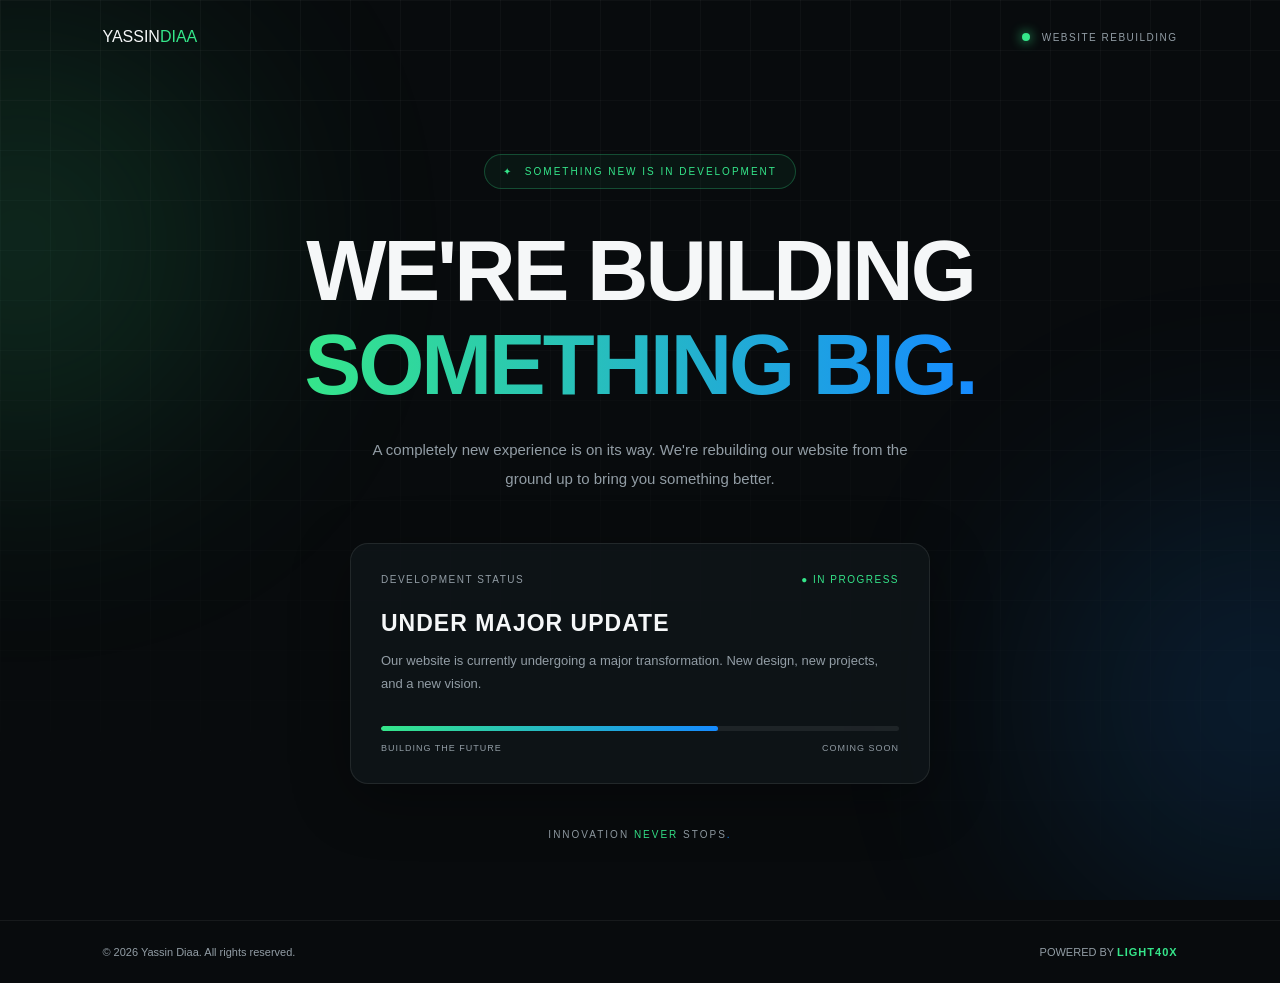
<file: index.html>
<!DOCTYPE html>
<html lang="en">
<head>
    <meta charset="UTF-8">
    <meta name="viewport" content="width=device-width, initial-scale=1.0">

    <title>Yassin Diaa | Major Update</title>

    <meta name="description" content="Yassin Diaa's official website is getting a major upgrade. A new digital experience is coming soon.">
    <meta name="theme-color" content="#080B0D">

    <link rel="stylesheet" href="style.css">
    <script src="script.js" defer></script>
</head>

<body>

    <div class="background">
        <div class="grid"></div>
        <div class="glow green-glow"></div>
        <div class="glow blue-glow"></div>
    </div>

    <header class="header">
            <span>YASSIN<span class="green">DIAA</span></span>

        <div class="header-status">
            <span class="status-dot"></span>
            WEBSITE REBUILDING
        </div>
    </header>

    <main class="main">

        <div class="eyebrow">
            <span>✦</span>
            SOMETHING NEW IS IN DEVELOPMENT
        </div>

        <h1>
            WE'RE BUILDING<br>
            <span class="gradient-text">SOMETHING BIG.</span>
        </h1>

        <p class="description">
            A completely new experience is on its way.
            We're rebuilding our website from the ground up
            to bring you something better.
        </p>

        <section class="update-box">

            <div class="box-header">
                <span>DEVELOPMENT STATUS</span>
                <span class="live">● IN PROGRESS</span>
            </div>

            <h2>UNDER MAJOR UPDATE</h2>

            <p>
                Our website is currently undergoing a major
                transformation. New design, new projects,
                and a new vision.
            </p>

            <div class="loader">
                <div class="loader-line"></div>
            </div>

            <div class="loader-labels">
                <span>BUILDING THE FUTURE</span>
                <span>COMING SOON</span>
            </div>

        </section>

        <div class="bottom-message">
            INNOVATION <span class="green">NEVER</span>
            STOPS<span class="blue">.</span>
        </div>

    </main>

    <footer class="footer">
        <span>© <span id="year"></span> Yassin Diaa. All rights reserved.</span>
        <span>POWERED BY <strong>LIGHT40X</strong></span>
    </footer>

</body>
</html>
</file>
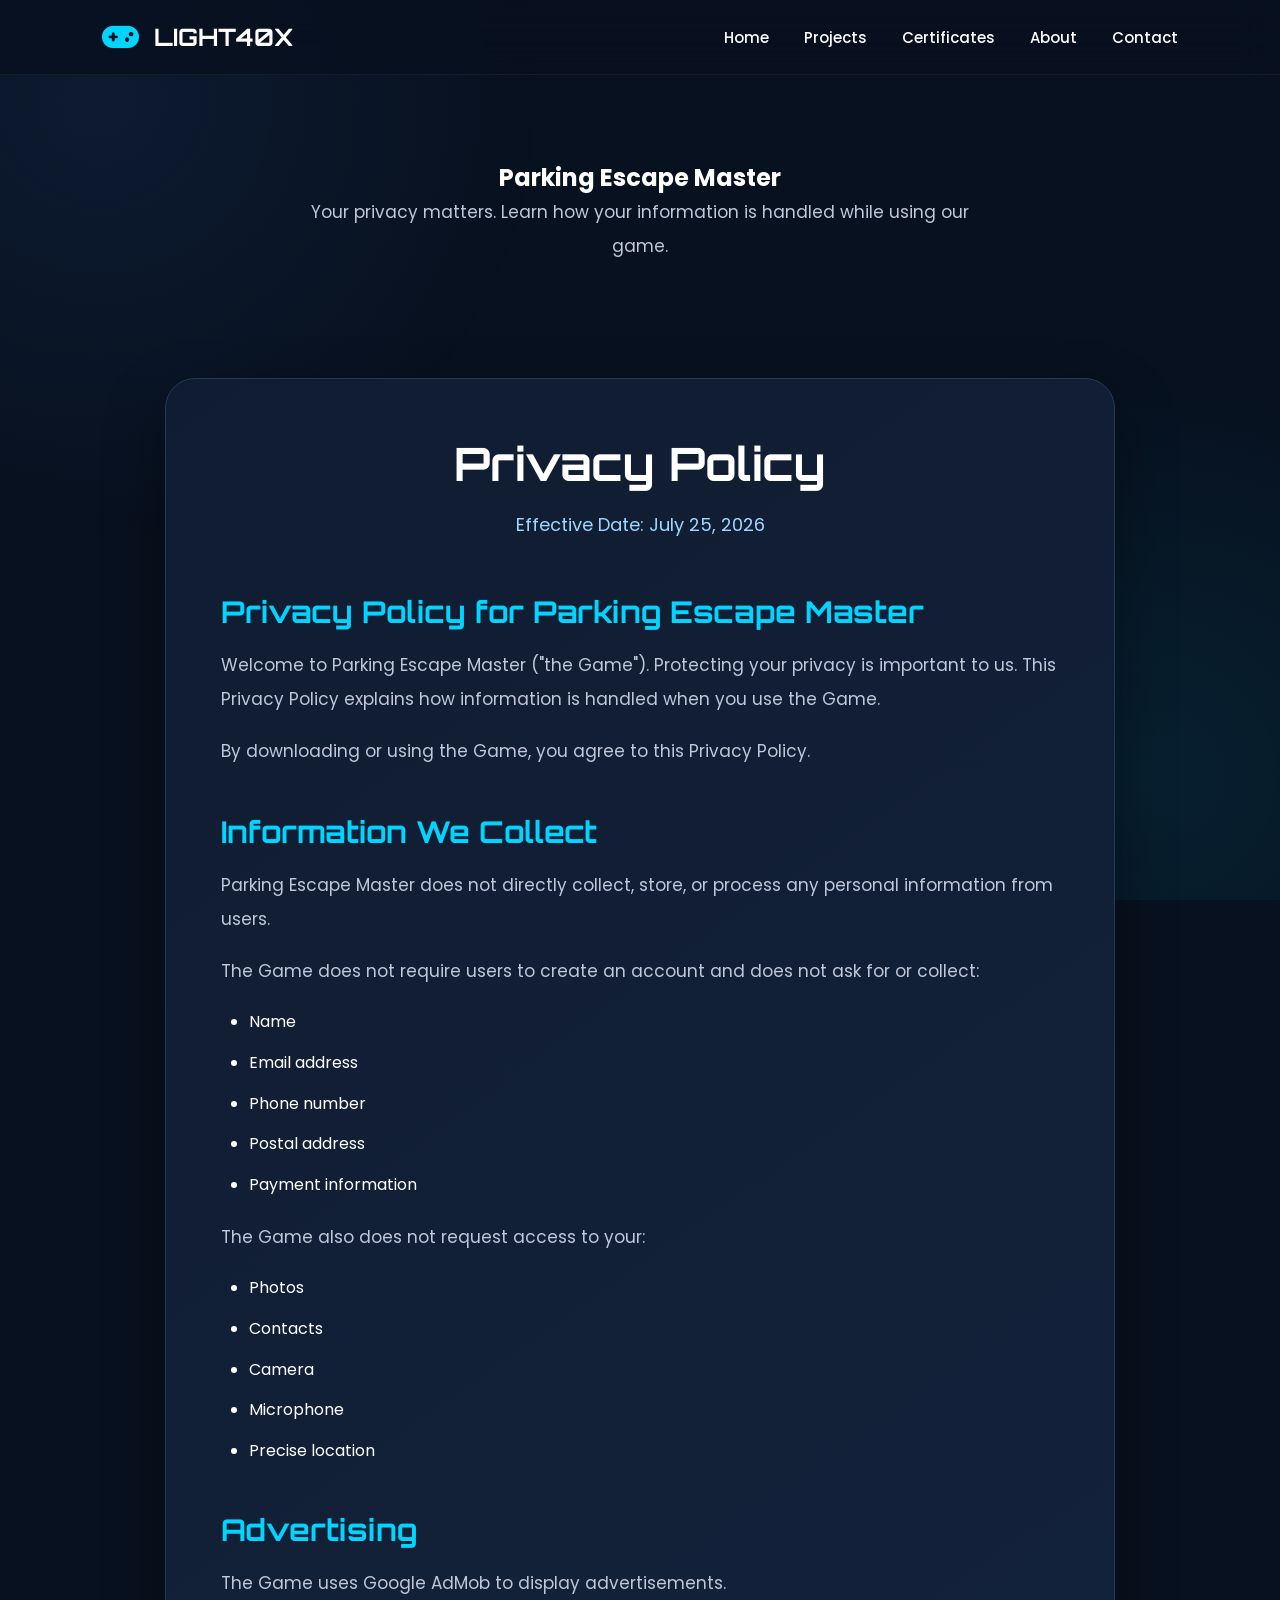
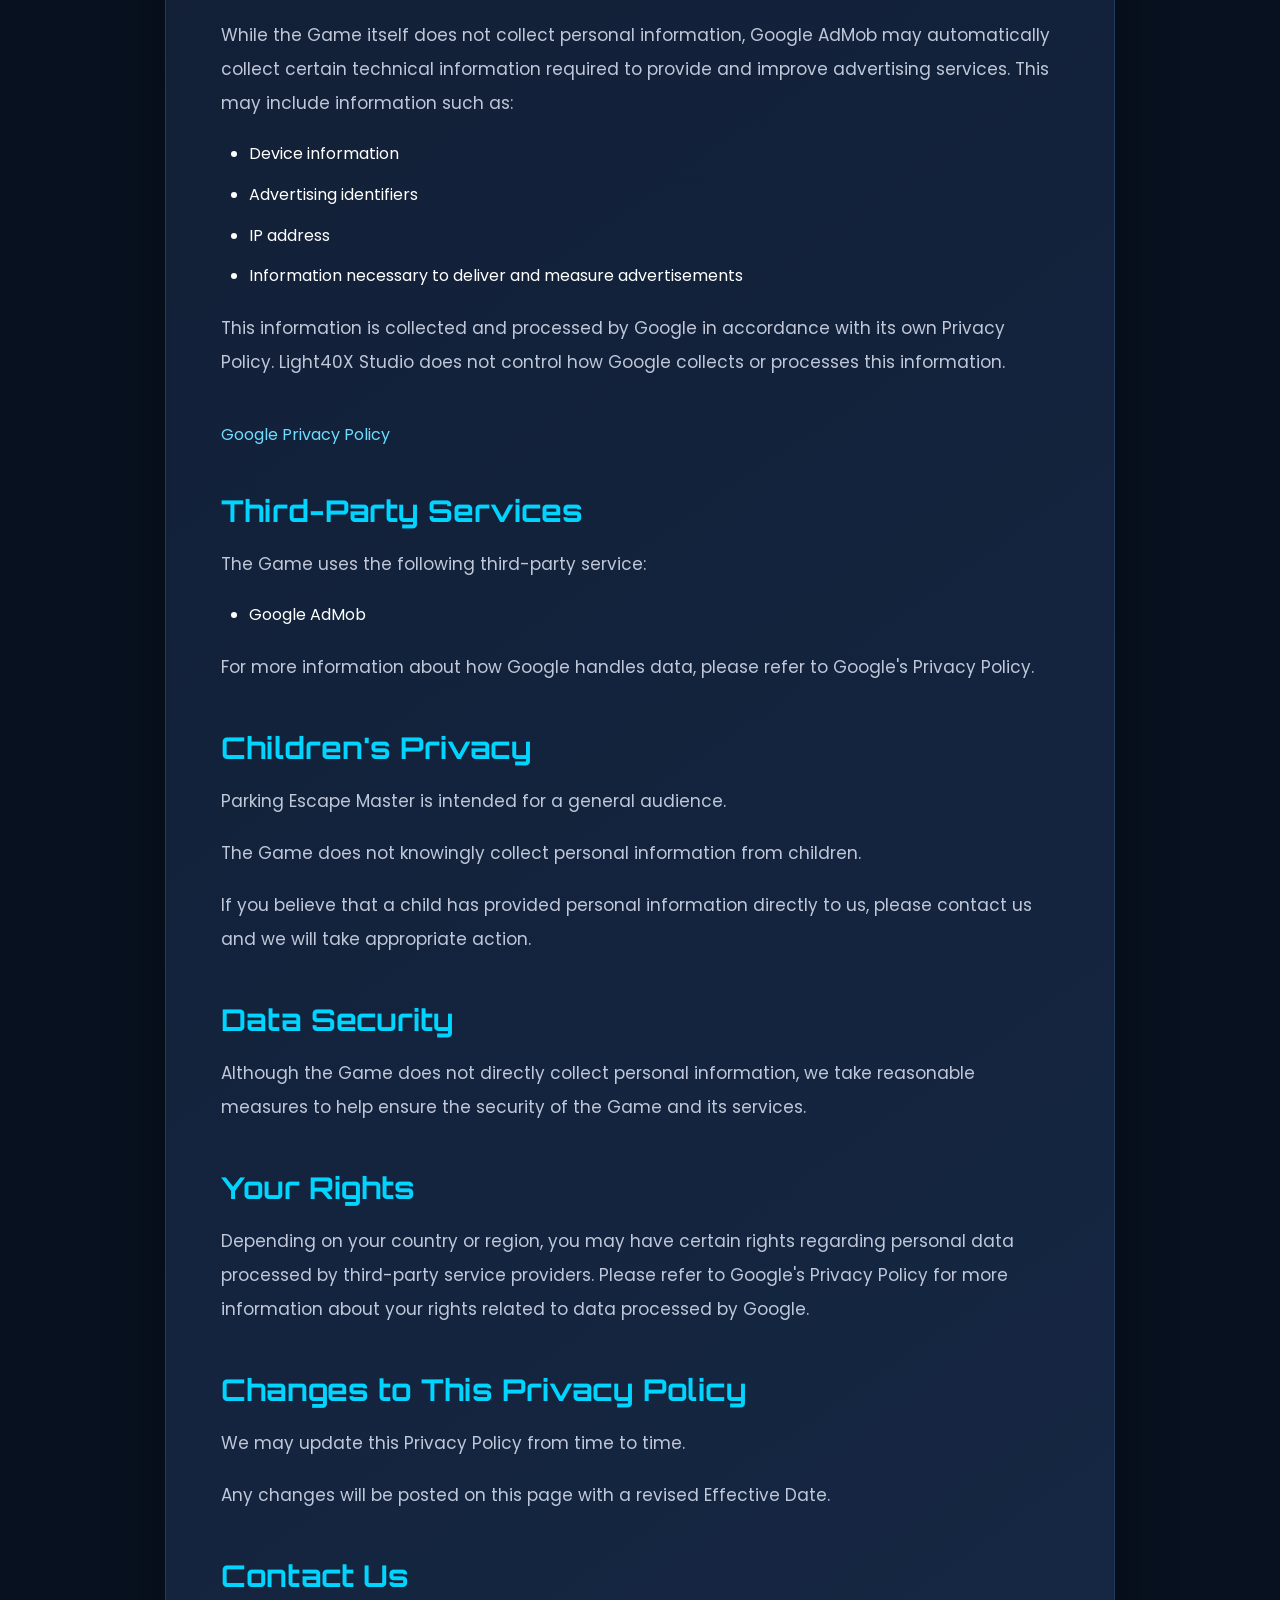
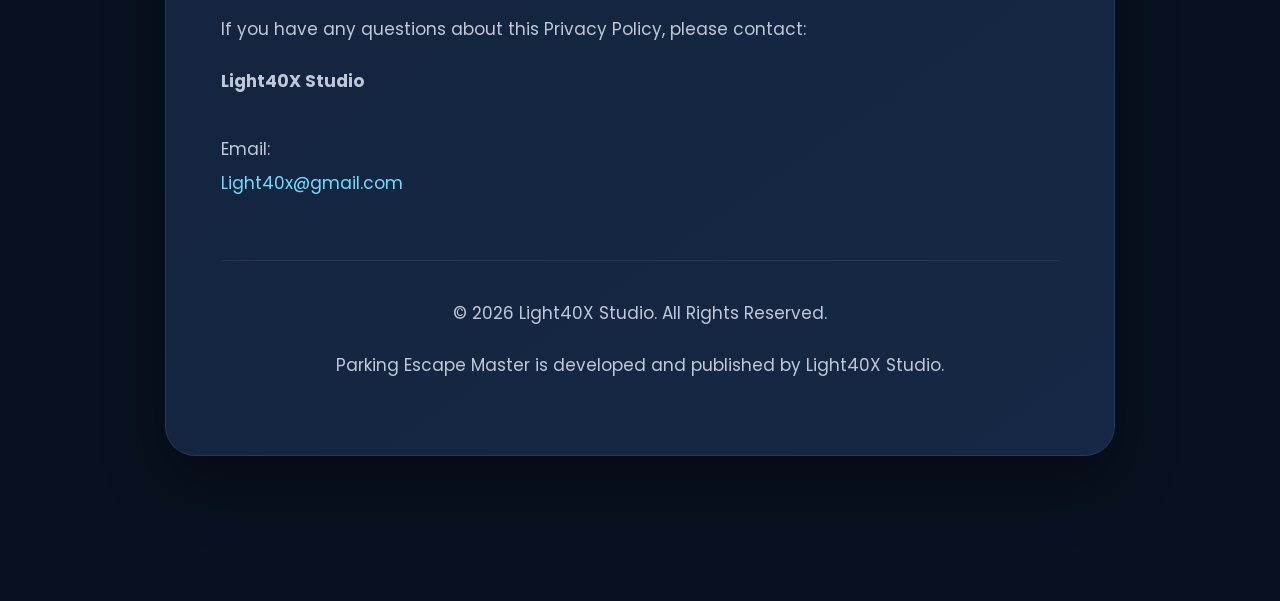
<file: privacy-policy.html>
<!DOCTYPE html>
<html lang="en">

<head>

<meta charset="UTF-8">
<meta name="viewport" content="width=device-width, initial-scale=1.0">

<title>Privacy Policy | Parking Escape Master</title>

<link rel="preconnect" href="https://fonts.googleapis.com">
<link rel="preconnect" href="https://fonts.gstatic.com" crossorigin>

<link href="https://fonts.googleapis.com/css2?family=Poppins:wght@300;400;500;600;700;800&family=Orbitron:wght@500;700&display=swap" rel="stylesheet">

<link rel="stylesheet" href="https://cdnjs.cloudflare.com/ajax/libs/font-awesome/6.5.0/css/all.min.css">

<link rel="stylesheet" href="privacy-policy.css">

</head>

<body>

<div class="background"></div>

<header class="header">

<a href="index.html" class="logo">

<i class="fa-solid fa-gamepad"></i>

<span>LIGHT40X</span>

</a>

<div class="menu-btn">

<i class="fa-solid fa-bars"></i>

</div>

<nav>

<a href="index.html">Home</a>

<a href="projects.html">Projects</a>

<a href="comingsoon.html">Certificates</a>

<a href="comingsoon.html">About</a>

<a href="comingsoon.html">Contact</a>

</nav>

</header>

<section class="hero">

<h1>

Parking Escape <span>Master</span>

</h1>

<p>

Your privacy matters. Learn how your information is handled while using our game.

</p>

</section>

<section class="policy">

<div class="container">

<h1>Privacy Policy</h1>

<p class="subtitle">

Effective Date: July 25, 2026

</p>

<section>

<h2>Privacy Policy for Parking Escape Master</h2>

<p>
Welcome to Parking Escape Master ("the Game"). Protecting your privacy is important to us.
This Privacy Policy explains how information is handled when you use the Game.
</p>

<p>
By downloading or using the Game, you agree to this Privacy Policy.
</p>

</section>

<section>

<h2>Information We Collect</h2>

<p>
Parking Escape Master does not directly collect, store, or process any personal information from users.
</p>

<p>
The Game does not require users to create an account and does not ask for or collect:
</p>

<ul>

<li>Name</li>

<li>Email address</li>

<li>Phone number</li>

<li>Postal address</li>

<li>Payment information</li>

</ul>

<p>
The Game also does not request access to your:
</p>

<ul>

<li>Photos</li>

<li>Contacts</li>

<li>Camera</li>

<li>Microphone</li>

<li>Precise location</li>

</ul>

</section>

<section>

<h2>Advertising</h2>

<p>
The Game uses Google AdMob to display advertisements.
</p>

<p>
While the Game itself does not collect personal information, Google AdMob may automatically collect certain technical information required to provide and improve advertising services. This may include information such as:
</p>

<ul>

<li>Device information</li>

<li>Advertising identifiers</li>

<li>IP address</li>

<li>Information necessary to deliver and measure advertisements</li>

</ul>

<p>
This information is collected and processed by Google in accordance with its own Privacy Policy. Light40X Studio does not control how Google collects or processes this information.
</p>

<br>

<a href="https://policies.google.com/privacy">

Google Privacy Policy

</a>

</section>
<section>

<h2>Third-Party Services</h2>

<p>
The Game uses the following third-party service:
</p>

<ul>
<li>Google AdMob</li>
</ul>

<p>
For more information about how Google handles data, please refer to Google's Privacy Policy.
</p>

</section>

<section>

<h2>Children's Privacy</h2>

<p>
Parking Escape Master is intended for a general audience.
</p>

<p>
The Game does not knowingly collect personal information from children.
</p>

<p>
If you believe that a child has provided personal information directly to us, please contact us and we will take appropriate action.
</p>

</section>

<section>

<h2>Data Security</h2>

<p>
Although the Game does not directly collect personal information, we take reasonable measures to help ensure the security of the Game and its services.
</p>

</section>

<section>

<h2>Your Rights</h2>

<p>
Depending on your country or region, you may have certain rights regarding personal data processed by third-party service providers. Please refer to Google's Privacy Policy for more information about your rights related to data processed by Google.
</p>

</section>

<section>

<h2>Changes to This Privacy Policy</h2>

<p>
We may update this Privacy Policy from time to time.
</p>

<p>
Any changes will be posted on this page with a revised Effective Date.
</p>

</section>

<section>

<h2>Contact Us</h2>

<p>
If you have any questions about this Privacy Policy, please contact:
</p>

<p>

<strong>Light40X Studio</strong>

<br><br>

Email:

<br>

<a href="mailto:Light40x@gmail.com">

Light40x@gmail.com

</a>

</p>

</section>

<div class="footer">

<p>

© 2026 Light40X Studio. All Rights Reserved.

</p>

<p>

Parking Escape Master is developed and published by Light40X Studio.

</p>

</div>

</div>

</section>

<button class="top" id="topButton">

<i class="fa-solid fa-arrow-up"></i>

</button>

<script src="privacy-policy.js"></script>

</body>

</html>
</file>
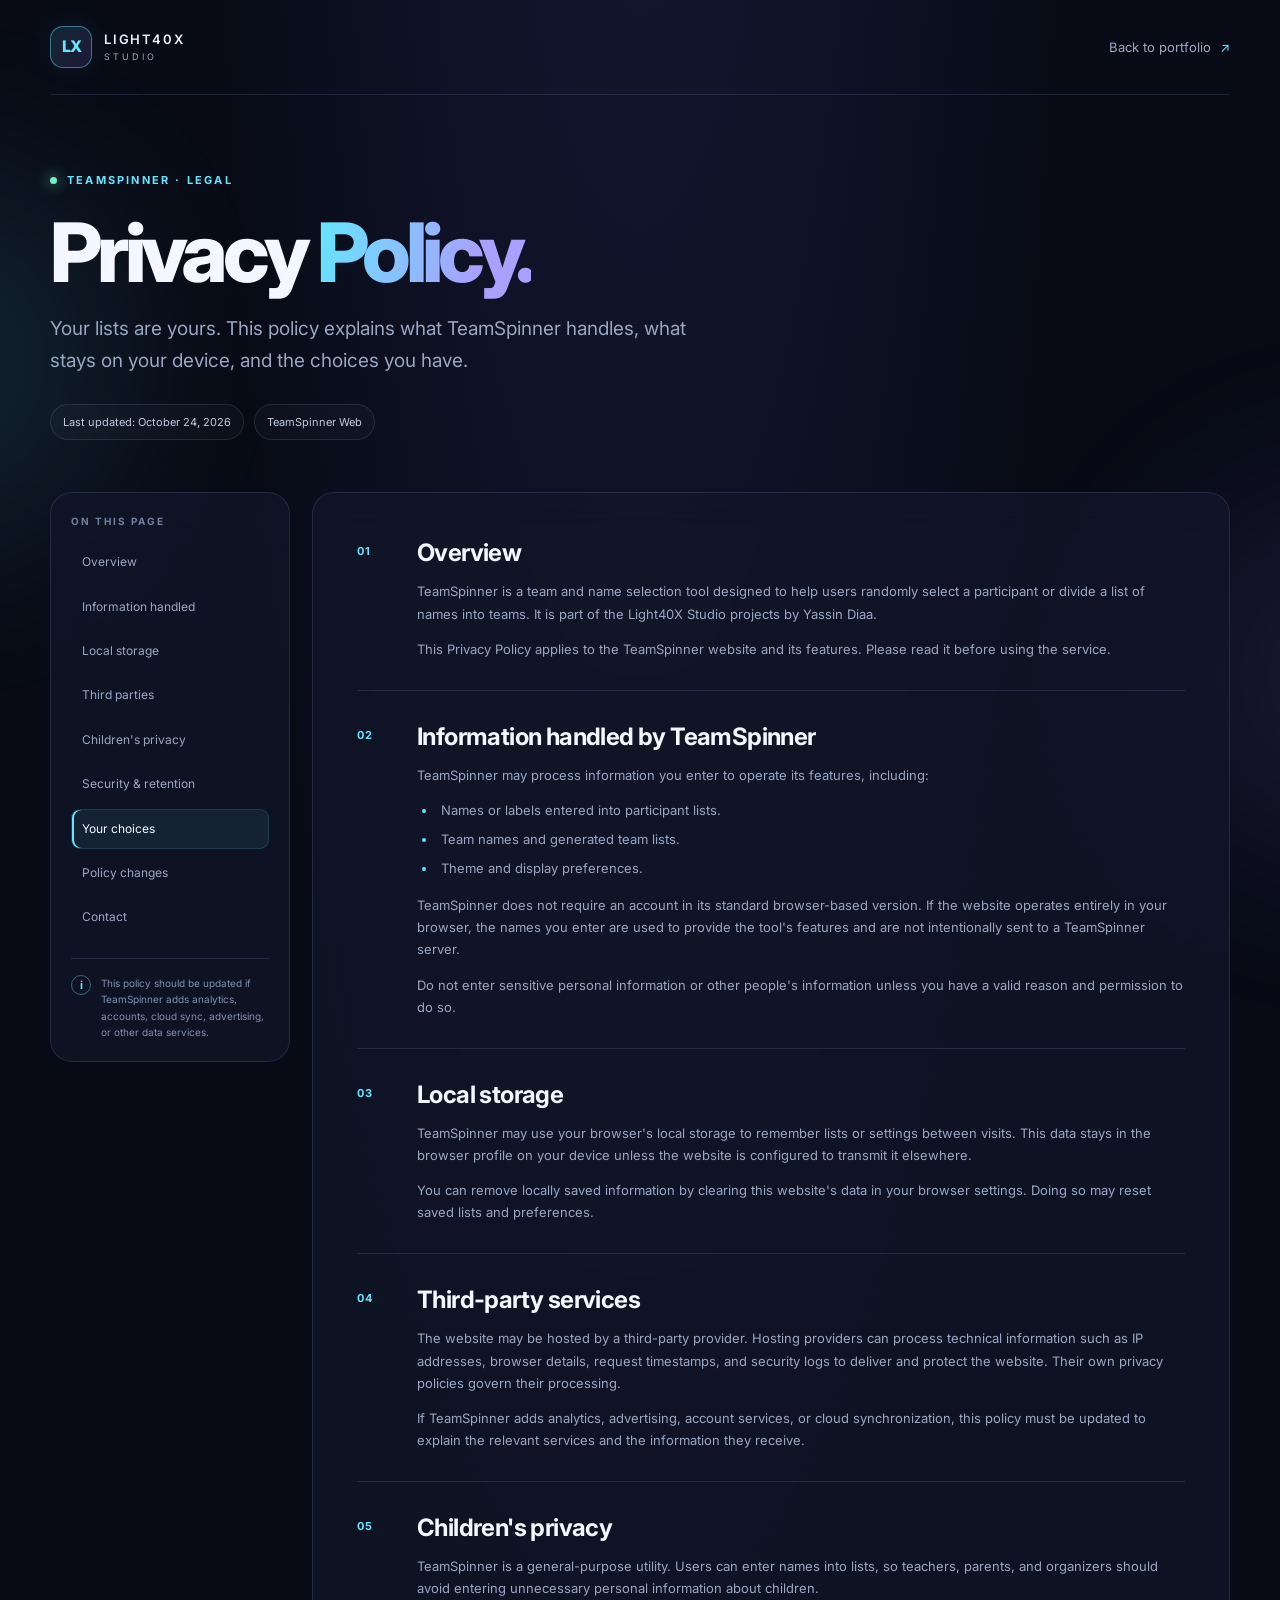
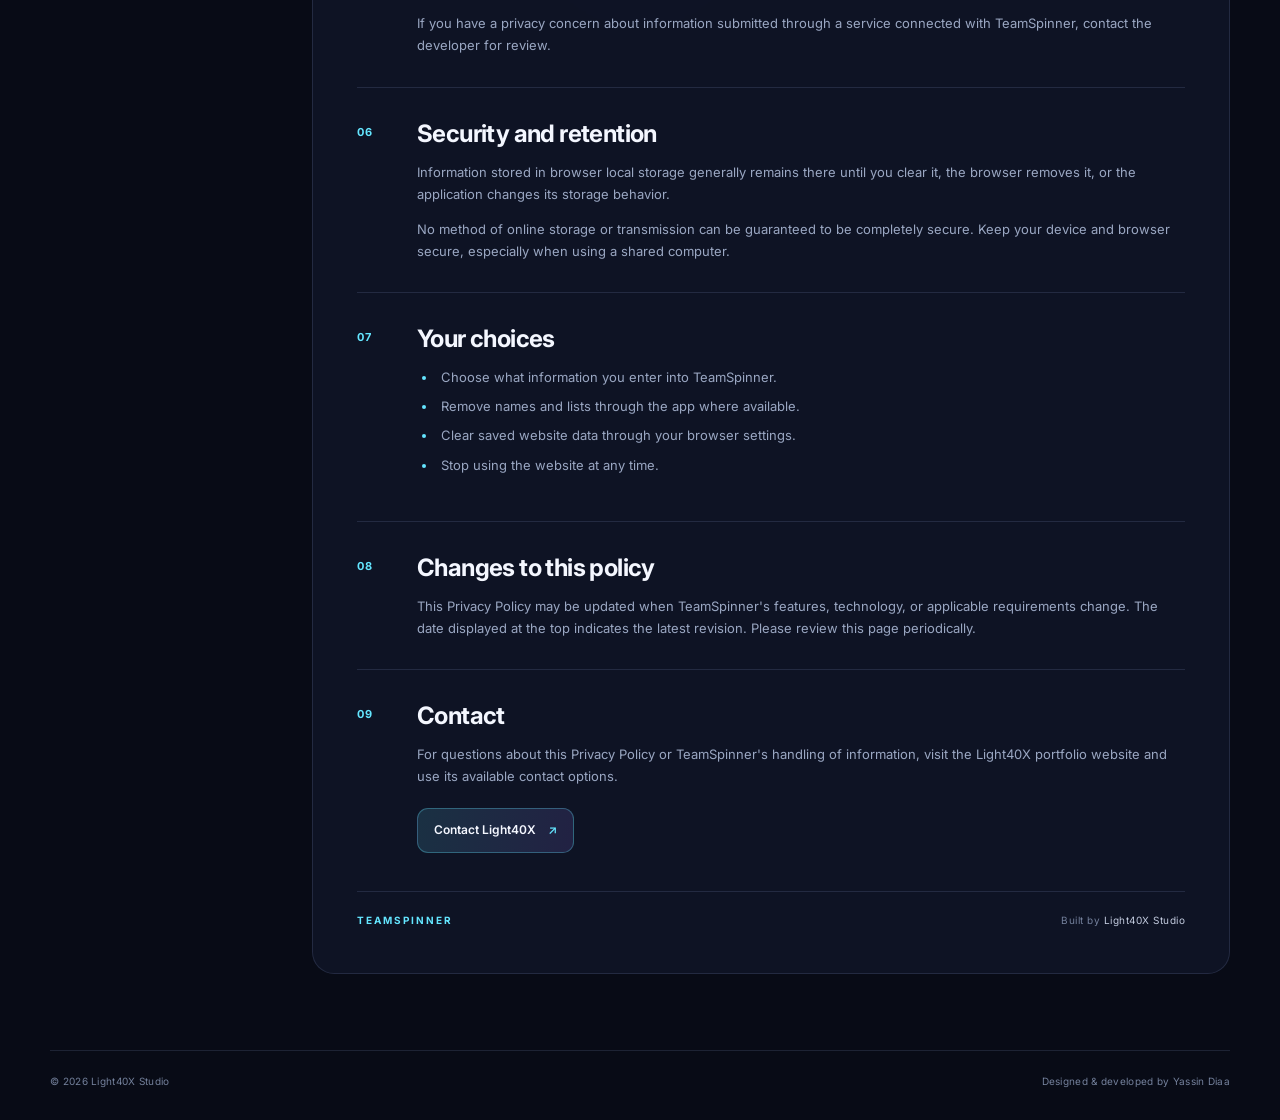
<file: privacyteam.html>
<!DOCTYPE html>
<html lang="en">
<head>
  <meta charset="UTF-8">
  <meta name="viewport" content="width=device-width, initial-scale=1.0">
  <meta name="description" content="TeamSpinner Privacy Policy by Light40X Studio.">
  <meta name="theme-color" content="#080b16">

  <title>Privacy Policy | TeamSpinner — Light40X</title>

  <link rel="preconnect" href="https://fonts.googleapis.com">
  <link rel="preconnect" href="https://fonts.gstatic.com" crossorigin>
  <link href="https://fonts.googleapis.com/css2?family=Inter:wght@400;500;600;700;800&display=swap" rel="stylesheet">

  <link rel="stylesheet" href="privacyteam.css">
  <script src="privacyteam.js" defer></script>
</head>

<body>
  <div class="ambient ambient-one" aria-hidden="true"></div>
  <div class="ambient ambient-two" aria-hidden="true"></div>

  <header class="site-header">
    <a class="brand" href="https://yassindiaa.com/" aria-label="Light40X home">
      <span class="brand-mark">LX</span>
      <span class="brand-copy">
        <strong>LIGHT40X</strong>
        <small>STUDIO</small>
      </span>
    </a>

    <a class="back-link" href="https://yassindiaa.com/">
      Back to portfolio <span aria-hidden="true">↗</span>
    </a>
  </header>

  <main>
    <section class="hero">
      <div class="eyebrow">
        <span class="status-dot"></span>
        TEAMSPINNER · LEGAL
      </div>

      <h1>Privacy <span>Policy.</span></h1>

      <p class="hero-copy">
        Your lists are yours. This policy explains what TeamSpinner
        handles, what stays on your device, and the choices you have.
      </p>

      <div class="hero-meta">
        <span class="meta-chip">Last updated: October 24, 2026</span>
        <span class="meta-chip">TeamSpinner Web</span>
      </div>
    </section>

    <div class="content-layout">
      <aside class="side-card">
        <p class="side-label">ON THIS PAGE</p>

        <nav id="policy-nav" aria-label="Policy sections">
          <a href="#overview" class="active">Overview</a>
          <a href="#information">Information handled</a>
          <a href="#storage">Local storage</a>
          <a href="#third-parties">Third parties</a>
          <a href="#children">Children's privacy</a>
          <a href="#security">Security & retention</a>
          <a href="#your-choices">Your choices</a>
          <a href="#changes">Policy changes</a>
          <a href="#contact">Contact</a>
        </nav>

        <div class="side-note">
          <span class="note-icon" aria-hidden="true">i</span>
          <p>
            This policy should be updated if TeamSpinner adds analytics,
            accounts, cloud sync, advertising, or other data services.
          </p>
        </div>
      </aside>

      <article class="policy-card">

        <section class="policy-section" id="overview">
          <div class="section-number">01</div>
          <div>
            <h2>Overview</h2>

            <p>
              TeamSpinner is a team and name selection tool designed
              to help users randomly select a participant or divide a
              list of names into teams. It is part of the Light40X
              Studio projects by Yassin Diaa.
            </p>

            <p>
              This Privacy Policy applies to the TeamSpinner website
              and its features. Please read it before using the service.
            </p>
          </div>
        </section>

        <section class="policy-section" id="information">
          <div class="section-number">02</div>
          <div>
            <h2>Information handled by TeamSpinner</h2>

            <p>
              TeamSpinner may process information you enter to operate
              its features, including:
            </p>

            <ul>
              <li>Names or labels entered into participant lists.</li>
              <li>Team names and generated team lists.</li>
              <li>Theme and display preferences.</li>
            </ul>

            <p>
              TeamSpinner does not require an account in its standard
              browser-based version. If the website operates entirely
              in your browser, the names you enter are used to provide
              the tool's features and are not intentionally sent to a
              TeamSpinner server.
            </p>

            <p>
              Do not enter sensitive personal information or other
              people's information unless you have a valid reason
              and permission to do so.
            </p>
          </div>
        </section>

        <section class="policy-section" id="storage">
          <div class="section-number">03</div>
          <div>
            <h2>Local storage</h2>

            <p>
              TeamSpinner may use your browser's local storage to
              remember lists or settings between visits. This data
              stays in the browser profile on your device unless the
              website is configured to transmit it elsewhere.
            </p>

            <p>
              You can remove locally saved information by clearing
              this website's data in your browser settings. Doing so
              may reset saved lists and preferences.
            </p>
          </div>
        </section>

        <section class="policy-section" id="third-parties">
          <div class="section-number">04</div>
          <div>
            <h2>Third-party services</h2>

            <p>
              The website may be hosted by a third-party provider.
              Hosting providers can process technical information such
              as IP addresses, browser details, request timestamps,
              and security logs to deliver and protect the website.
              Their own privacy policies govern their processing.
            </p>

            <p>
              If TeamSpinner adds analytics, advertising, account
              services, or cloud synchronization, this policy must
              be updated to explain the relevant services and the
              information they receive.
            </p>
          </div>
        </section>

        <section class="policy-section" id="children">
          <div class="section-number">05</div>
          <div>
            <h2>Children's privacy</h2>

            <p>
              TeamSpinner is a general-purpose utility. Users can enter
              names into lists, so teachers, parents, and organizers
              should avoid entering unnecessary personal information
              about children.
            </p>

            <p>
              If you have a privacy concern about information submitted
              through a service connected with TeamSpinner, contact
              the developer for review.
            </p>
          </div>
        </section>

        <section class="policy-section" id="security">
          <div class="section-number">06</div>
          <div>
            <h2>Security and retention</h2>

            <p>
              Information stored in browser local storage generally
              remains there until you clear it, the browser removes
              it, or the application changes its storage behavior.
            </p>

            <p>
              No method of online storage or transmission can be
              guaranteed to be completely secure. Keep your device
              and browser secure, especially when using a shared
              computer.
            </p>
          </div>
        </section>

        <section class="policy-section" id="your-choices">
          <div class="section-number">07</div>
          <div>
            <h2>Your choices</h2>

            <ul>
              <li>Choose what information you enter into TeamSpinner.</li>
              <li>Remove names and lists through the app where available.</li>
              <li>Clear saved website data through your browser settings.</li>
              <li>Stop using the website at any time.</li>
            </ul>
          </div>
        </section>

        <section class="policy-section" id="changes">
          <div class="section-number">08</div>
          <div>
            <h2>Changes to this policy</h2>

            <p>
              This Privacy Policy may be updated when TeamSpinner's
              features, technology, or applicable requirements change.
              The date displayed at the top indicates the latest
              revision. Please review this page periodically.
            </p>
          </div>
        </section>

        <section class="policy-section" id="contact">
          <div class="section-number">09</div>
          <div>
            <h2>Contact</h2>

            <p>
              For questions about this Privacy Policy or TeamSpinner's
              handling of information, visit the Light40X portfolio
              website and use its available contact options.
            </p>

            <a
              class="contact-button"
              href="https://yassindiaa.com/"
              target="_blank"
              rel="noopener noreferrer"
            >
              Contact Light40X <span aria-hidden="true">↗</span>
            </a>
          </div>
        </section>

        <div class="policy-footer">
          <span>TEAMSPINNER</span>
          <span>
            Built by
            <a href="https://yassindiaa.com/">Light40X Studio</a>
          </span>
        </div>

      </article>
    </div>
  </main>

  <footer class="site-footer">
    <span>© <span id="year">2026</span> Light40X Studio</span>
    <span>Designed & developed by Yassin Diaa</span>
  </footer>
</body>
</html>
</file>
<file: style.css>
:root {
    --black: #080B0D;
    --dark: #101619;
    --green: #35E68A;
    --blue: #168BFF;
    --white: #F5F7F8;
    --gray: #929DA5;
}

* {
    margin: 0;
    padding: 0;
    box-sizing: border-box;
}

body {
    min-height: 100vh;
    background: var(--black);
    color: var(--white);
    font-family: Arial, Helvetica, sans-serif;
    display: flex;
    flex-direction: column;
    overflow-x: hidden;
}

/* BACKGROUND */

.background {
    position: fixed;
    inset: 0;
    z-index: -1;
    overflow: hidden;
}

.grid {
    position: absolute;
    inset: 0;
    background-image:
        linear-gradient(#ffffff08 1px, transparent 1px),
        linear-gradient(90deg, #ffffff08 1px, transparent 1px);
    background-size: 50px 50px;
    mask-image: linear-gradient(to bottom, black, transparent);
}

.glow {
    position: absolute;
    width: 400px;
    height: 400px;
    border-radius: 50%;
    filter: blur(130px);
    opacity: 0.17;
    animation: float 8s ease-in-out infinite alternate;
}

.green-glow {
    background: var(--green);
    top: 5%;
    left: -180px;
}

.blue-glow {
    background: var(--blue);
    bottom: 0;
    right: -180px;
    animation-delay: 2s;
}

/* HEADER */

.header {
    width: 100%;
    padding: 28px 8%;
    display: flex;
    justify-content: space-between;
    align-items: center;
}

.logo {
    display: flex;
    align-items: center;
    gap: 12px;
    text-decoration: none;
    color: var(--white);
    font-weight: 800;
    letter-spacing: 2px;
}

.logo-icon {
    width: 38px;
    height: 38px;
    display: grid;
    place-items: center;
    border: 1px solid var(--green);
    color: var(--green);
    border-radius: 10px;
    font-size: 20px;
}

.green {
    color: var(--green);
}

.blue {
    color: var(--blue);
}

.header-status {
    font-size: 10px;
    color: var(--gray);
    letter-spacing: 1.5px;
}

.status-dot {
    display: inline-block;
    width: 8px;
    height: 8px;
    background: var(--green);
    border-radius: 50%;
    margin-right: 7px;
    box-shadow: 0 0 12px var(--green);
    animation: pulse 1.5s infinite;
}

/* MAIN */

.main {
    flex: 1;
    width: 100%;
    max-width: 1000px;
    margin: auto;
    padding: 80px 25px;
    display: flex;
    flex-direction: column;
    align-items: center;
    justify-content: center;
    text-align: center;
    animation: appear 1s ease forwards;
}

.eyebrow {
    padding: 11px 18px;
    border: 1px solid #35E68A44;
    border-radius: 30px;
    background: #35E68A0D;
    color: var(--green);
    font-size: 10px;
    letter-spacing: 2px;
    margin-bottom: 35px;
}

.eyebrow span {
    margin-right: 7px;
}

h1 {
    font-size: clamp(42px, 8vw, 85px);
    font-weight: 900;
    line-height: 1.1;
    letter-spacing: -3px;
}

.gradient-text {
    background: linear-gradient(90deg, var(--green), var(--blue));
    background-clip: text;
    -webkit-background-clip: text;
    color: transparent;
}

.description {
    max-width: 570px;
    margin-top: 25px;
    color: var(--gray);
    font-size: 15px;
    line-height: 1.9;
}

/* UPDATE BOX */

.update-box {
    width: 100%;
    max-width: 580px;
    margin-top: 50px;
    padding: 30px;
    text-align: left;
    border: 1px solid #ffffff16;
    border-radius: 18px;
    background: #101619CC;
    backdrop-filter: blur(15px);
    box-shadow: 0 15px 60px #00000055;
    transition: 0.3s ease;
}

.update-box:hover {
    transform: translateY(-5px);
    border-color: #35E68A66;
}

.box-header,
.loader-labels {
    display: flex;
    justify-content: space-between;
    align-items: center;
    gap: 10px;
}

.box-header {
    color: var(--gray);
    font-size: 10px;
    letter-spacing: 1.5px;
}

.live {
    color: var(--green);
}

.update-box h2 {
    margin-top: 25px;
    font-size: 23px;
    letter-spacing: 1px;
}

.update-box p {
    margin-top: 12px;
    color: var(--gray);
    font-size: 13px;
    line-height: 1.8;
}

/* LOADER */

.loader {
    width: 100%;
    height: 5px;
    margin-top: 30px;
    background: #ffffff12;
    border-radius: 10px;
    overflow: hidden;
}

.loader-line {
    width: 65%;
    height: 100%;
    border-radius: 10px;
    background: linear-gradient(90deg, var(--green), var(--blue));
    animation: loading 2s ease-in-out infinite alternate;
}

.loader-labels {
    margin-top: 12px;
    color: var(--gray);
    font-size: 9px;
    letter-spacing: 1px;
}

/* BOTTOM */

.bottom-message {
    margin-top: 45px;
    color: var(--gray);
    font-size: 10px;
    letter-spacing: 2px;
}

/* FOOTER */

.footer {
    padding: 25px 8%;
    display: flex;
    justify-content: space-between;
    gap: 15px;
    color: var(--gray);
    font-size: 11px;
    border-top: 1px solid #ffffff10;
}

.footer strong {
    color: var(--green);
    letter-spacing: 1px;
}

/* ANIMATIONS */

@keyframes appear {
    from {
        opacity: 0;
        transform: translateY(25px);
    }

    to {
        opacity: 1;
        transform: translateY(0);
    }
}

@keyframes float {
    from {
        transform: translate(0, 0);
    }

    to {
        transform: translate(60px, 40px);
    }
}

@keyframes pulse {
    50% {
        opacity: 0.4;
    }
}

@keyframes loading {
    from {
        opacity: 0.65;
    }

    to {
        opacity: 1;
    }
}

/* MOBILE */

@media (max-width: 600px) {

    .header {
        padding: 22px 5%;
    }

    .header-status {
        font-size: 8px;
    }

    .main {
        padding: 65px 20px;
    }

    h1 {
        letter-spacing: -2px;
    }

    .description {
        font-size: 13px;
    }

    .update-box {
        padding: 22px;
    }

    .update-box h2 {
        font-size: 19px;
    }

    .footer {
        padding: 20px 5%;
        font-size: 9px;
    }
}
</file>
<file: privacy-policy.css>
/*==========================================
      LIGHT40X PRIVACY POLICY
==========================================*/

@import url('https://fonts.googleapis.com/css2?family=Poppins:wght@300;400;500;600;700;800&family=Orbitron:wght@500;700&display=swap');

:root{

--primary:#4F8CFF;
--cyan:#00D4FF;
--dark:#08111F;
--card:#101C31;
--border:#23395E;
--gray:#BFC7D8;

}

*{

margin:0;
padding:0;
box-sizing:border-box;

}

html{

scroll-behavior:smooth;

}

body{

font-family:'Poppins',sans-serif;
background:#08111F;
color:#fff;
overflow-x:hidden;

}

/*==========================
BACKGROUND
==========================*/

.background{

position:fixed;
inset:0;
z-index:-3;
overflow:hidden;

}

.background::before{

content:"";
position:absolute;
width:900px;
height:900px;
left:-350px;
top:-350px;
background:radial-gradient(circle,#4F8CFF,transparent 70%);
opacity:.08;
animation:blob1 18s linear infinite alternate;

}

.background::after{

content:"";
position:absolute;
width:850px;
height:850px;
right:-300px;
bottom:-300px;
background:radial-gradient(circle,#00D4FF,transparent 70%);
opacity:.08;
animation:blob2 22s linear infinite alternate;

}

@keyframes blob1{

100%{

transform:translateY(120px) rotate(20deg);

}

}

@keyframes blob2{

100%{

transform:translateY(-120px) rotate(-20deg);

}

}

/*==========================
HEADER
==========================*/

.header{

position:fixed;
top:0;
left:0;
width:100%;
padding:22px 8%;
display:flex;
justify-content:space-between;
align-items:center;
background:rgba(8,17,31,.82);
backdrop-filter:blur(18px);
border-bottom:1px solid rgba(255,255,255,.05);
z-index:999;

}

.logo{

display:flex;
align-items:center;
gap:14px;
font-family:'Orbitron',sans-serif;
font-size:24px;
font-weight:700;
text-decoration:none;
color:white;

}

.logo i{

font-size:30px;
color:var(--cyan);

}

nav{

display:flex;
gap:35px;

}

nav a{

text-decoration:none;
color:white;
font-size:15px;
font-weight:500;
position:relative;
transition:.35s;

}

nav a:hover{

color:var(--cyan);

}

nav a::after{

content:"";
position:absolute;
left:0;
bottom:-8px;
width:0;
height:2px;
background:var(--cyan);
transition:.35s;

}

nav a:hover::after{

width:100%;

}

.menu-btn{

display:none;
font-size:30px;
cursor:pointer;
color:white;

}

/*==========================
HERO
==========================*/

.hero{
    display:flex;
    flex-direction:column;
    justify-content:center;
    align-items:center;

    text-align:center;

    padding:160px 8% 70px;
}

.logo-img{
    display:block;
    margin:0 auto 25px;
}

.badge{
    display:inline-flex;
    justify-content:center;
    align-items:center;
    margin:0 auto 25px;
}

.hero h1{
    width:100%;
    text-align:center;
}

.hero p{
    width:100%;
    max-width:700px;
    margin:0 auto;
    text-align:center;
}

/*==========================
CONTAINER
==========================*/

.policy{

padding:0 8% 100px;

}

.container{

max-width:950px;
margin:auto;
background:linear-gradient(145deg,#101C31,#162845);
border:1px solid var(--border);
border-radius:30px;
padding:55px;
box-shadow:0 25px 60px rgba(0,0,0,.35);

}

.container h1{

text-align:center;
font-size:46px;
margin-bottom:15px;
font-family:'Orbitron',sans-serif;

}

.subtitle{

text-align:center;
color:#9FD7FF;
margin-bottom:50px;
font-size:18px;

}
/*==========================
POLICY SECTIONS
==========================*/

section{

margin-bottom:45px;

}

section:last-child{

margin-bottom:0;

}

section h2{

font-size:30px;
font-family:'Orbitron',sans-serif;
margin-bottom:18px;
color:var(--cyan);

}

section p{

font-size:17px;
line-height:2;
color:var(--gray);
margin-bottom:18px;

}

section ul{

margin:20px 0;
padding-left:28px;

}

section li{

margin:12px 0;
color:white;
line-height:1.8;

}

/*==========================
LINKS
==========================*/

a{

color:#6fdcff;
text-decoration:none;
transition:.3s;

}

a:hover{

color:white;

}

/*==========================
FOOTER
==========================*/

.footer{

margin-top:60px;
padding-top:35px;
border-top:1px solid rgba(255,255,255,.08);
text-align:center;
color:#8EA7C7;
line-height:2;

}

/*==========================
BACK TO TOP
==========================*/

.top{

position:fixed;
right:30px;
bottom:30px;

width:58px;
height:58px;

border:none;
border-radius:50%;

background:linear-gradient(135deg,#4F8CFF,#00D4FF);

color:white;

font-size:20px;

cursor:pointer;

display:none;

box-shadow:0 15px 35px rgba(79,140,255,.35);

transition:.35s;

z-index:999;

}

.top:hover{

transform:translateY(-6px) scale(1.08);

box-shadow:0 20px 45px rgba(0,212,255,.45);

}

/*==========================
SCROLLBAR
==========================*/

::-webkit-scrollbar{

width:10px;

}

::-webkit-scrollbar-track{

background:#08111F;

}

::-webkit-scrollbar-thumb{

background:#4F8CFF;
border-radius:50px;

}

::-webkit-scrollbar-thumb:hover{

background:#00D4FF;

}

/*==========================
ANIMATION
==========================*/

.container{

animation:fadeUp .9s ease;

}

@keyframes fadeUp{

from{

opacity:0;
transform:translateY(40px);

}

to{

opacity:1;
transform:translateY(0);

}

}

/*==========================
RESPONSIVE
==========================*/

@media(max-width:950px){

.menu-btn{

display:block;

}

nav{

position:fixed;
top:85px;
right:-100%;

width:280px;
height:100vh;

background:#08111F;

display:flex;
flex-direction:column;

padding:40px;

gap:30px;

transition:.35s;

border-left:1px solid #23395E;

}

nav.active{

right:0;

}

.hero h1{

font-size:48px;

}

.container{

padding:35px;

}

}

@media(max-width:700px){

.hero{

padding-top:140px;

}

.logo-img{

width:95px;
height:95px;

}

.hero h1{

font-size:38px;

}

.hero p{

font-size:16px;

}

.container{

padding:25px;

}

.container h1{

font-size:34px;

}

.subtitle{

font-size:16px;

}

section h2{

font-size:24px;

}

section p{

font-size:15px;

}

.top{

right:20px;
bottom:20px;

width:50px;
height:50px;

font-size:18px;

}

}

/*==========================
SELECTION
==========================*/

::selection{

background:#00D4FF;
color:#08111F;

}

*{

-webkit-tap-highlight-color:transparent;

}
</file>
<file: privacyteam.css>
:root {
  --bg: #080b16;
  --panel: rgba(17, 23, 42, 0.78);
  --text: #f4f7ff;
  --muted: #9aa7c2;
  --line: rgba(156, 177, 224, 0.15);
  --cyan: #64e6ff;
  --violet: #9a7cff;
  --green: #75f2c4;
  --radius: 22px;
}

* {
  box-sizing: border-box;
}

html {
  scroll-behavior: smooth;
  scroll-padding-top: 28px;
}

body {
  margin: 0;
  min-height: 100vh;
  color: var(--text);
  background:
    radial-gradient(
      ellipse at 50% -20%,
      rgba(75, 90, 190, 0.19),
      transparent 48%
    ),
    var(--bg);
  font-family: Inter, system-ui, -apple-system, BlinkMacSystemFont,
    "Segoe UI", sans-serif;
  line-height: 1.7;
  overflow-x: hidden;
}

a {
  color: inherit;
  text-decoration: none;
}

.ambient {
  position: fixed;
  z-index: -1;
  width: 360px;
  height: 360px;
  border-radius: 50%;
  filter: blur(100px);
  opacity: 0.12;
  pointer-events: none;
}

.ambient-one {
  background: var(--cyan);
  top: 20%;
  left: -250px;
}

.ambient-two {
  background: var(--violet);
  right: -250px;
  top: 55%;
}

/* Header */

.site-header,
.site-footer {
  width: min(1180px, calc(100% - 48px));
  margin-inline: auto;
  display: flex;
  align-items: center;
  justify-content: space-between;
}

.site-header {
  padding: 26px 0;
  border-bottom: 1px solid var(--line);
}

.brand {
  display: inline-flex;
  align-items: center;
  gap: 12px;
}

.brand-mark {
  width: 42px;
  height: 42px;
  display: grid;
  place-items: center;
  border: 1px solid rgba(100, 230, 255, 0.45);
  border-radius: 13px;
  color: var(--cyan);
  font-weight: 800;
  letter-spacing: -1px;
  background: linear-gradient(
    135deg,
    rgba(100, 230, 255, 0.13),
    rgba(154, 124, 255, 0.14)
  );
  box-shadow: 0 0 28px rgba(100, 230, 255, 0.08);
}

.brand-copy {
  display: grid;
  line-height: 1.1;
  gap: 5px;
  letter-spacing: 1.8px;
  font-size: 13px;
}

.brand-copy small {
  color: var(--muted);
  font-size: 9px;
  letter-spacing: 3px;
}

.back-link {
  color: var(--muted);
  font-size: 13px;
  transition: color 0.2s;
}

.back-link:hover,
.policy-footer a:hover {
  color: var(--cyan);
}

.back-link span {
  color: var(--cyan);
  margin-left: 5px;
}

/* Main content */

main {
  width: min(1180px, calc(100% - 48px));
  margin: 0 auto;
}

.hero {
  padding: 76px 0 52px;
  max-width: 780px;
}

.eyebrow {
  display: flex;
  align-items: center;
  gap: 10px;
  color: var(--cyan);
  font-size: 11px;
  font-weight: 700;
  letter-spacing: 2.2px;
}

.status-dot {
  width: 7px;
  height: 7px;
  border-radius: 50%;
  background: var(--green);
  box-shadow: 0 0 14px var(--green);
}

h1 {
  font-size: clamp(48px, 7vw, 82px);
  line-height: 1.04;
  letter-spacing: -5px;
  margin: 20px 0 18px;
  font-weight: 800;
}

h1 span {
  background: linear-gradient(100deg, var(--cyan), #a9a0ff 75%);
  -webkit-background-clip: text;
  background-clip: text;
  color: transparent;
}

.hero-copy {
  max-width: 650px;
  margin: 0;
  color: var(--muted);
  font-size: clamp(16px, 2vw, 19px);
}

.hero-meta {
  display: flex;
  flex-wrap: wrap;
  gap: 10px;
  margin-top: 26px;
}

.meta-chip {
  padding: 8px 12px;
  border: 1px solid var(--line);
  border-radius: 999px;
  color: #c0cbe0;
  font-size: 11px;
  background: rgba(255, 255, 255, 0.025);
}

/* Page layout */

.content-layout {
  display: grid;
  grid-template-columns: 240px minmax(0, 1fr);
  align-items: start;
  gap: 22px;
  padding-bottom: 76px;
}

.side-card,
.policy-card {
  border: 1px solid var(--line);
  background: var(--panel);
  backdrop-filter: blur(18px);
  border-radius: var(--radius);
}

/* Side navigation */

.side-card {
  padding: 20px;
  position: sticky;
  top: 22px;
}

.side-label {
  color: #71809f;
  font-size: 10px;
  letter-spacing: 2px;
  font-weight: 700;
  margin: 0 0 12px;
}

#policy-nav {
  display: grid;
  gap: 4px;
}

#policy-nav a {
  color: var(--muted);
  font-size: 12px;
  padding: 9px 10px;
  border-radius: 9px;
  border: 1px solid transparent;
  transition: 0.2s ease;
}

#policy-nav a:hover,
#policy-nav a.active {
  color: var(--text);
  background: rgba(100, 230, 255, 0.07);
  border-color: rgba(100, 230, 255, 0.13);
}

#policy-nav a.active {
  box-shadow: inset 2px 0 var(--cyan);
}

.side-note {
  border-top: 1px solid var(--line);
  margin-top: 20px;
  padding-top: 16px;
  display: flex;
  align-items: flex-start;
  gap: 10px;
}

.note-icon {
  flex: 0 0 20px;
  height: 20px;
  border-radius: 50%;
  display: grid;
  place-items: center;
  color: var(--cyan);
  border: 1px solid rgba(100, 230, 255, 0.4);
  font-size: 11px;
  font-weight: 700;
}

.side-note p {
  margin: 0;
  color: #8190ad;
  font-size: 10px;
  line-height: 1.65;
}

/* Policy content */

.policy-card {
  padding: clamp(22px, 4vw, 44px);
}

.policy-section {
  display: grid;
  grid-template-columns: 42px minmax(0, 1fr);
  gap: 18px;
  padding: 0 0 30px;
  margin: 0 0 30px;
  border-bottom: 1px solid var(--line);
  scroll-margin-top: 24px;
}

.policy-section:last-of-type {
  border-bottom: 0;
  margin-bottom: 0;
  padding-bottom: 10px;
}

.section-number {
  padding-top: 5px;
  color: var(--cyan);
  font-size: 11px;
  font-weight: 700;
  letter-spacing: 1px;
}

h2 {
  margin: 0 0 12px;
  font-size: clamp(19px, 2.4vw, 24px);
  line-height: 1.3;
  letter-spacing: -0.6px;
}

p {
  margin: 0 0 13px;
  color: var(--muted);
  font-size: 13px;
}

p:last-child {
  margin-bottom: 0;
}

strong {
  color: #eaf0ff;
  font-weight: 600;
}

ul {
  padding-left: 20px;
  margin: 8px 0 15px;
  color: var(--muted);
  font-size: 13px;
}

li {
  padding-left: 4px;
  margin: 7px 0;
}

li::marker {
  color: var(--cyan);
}

/* Contact button */

.contact-button {
  display: inline-flex;
  gap: 12px;
  align-items: center;
  margin-top: 8px;
  padding: 11px 16px;
  border-radius: 11px;
  background: linear-gradient(
    100deg,
    rgba(100, 230, 255, 0.14),
    rgba(154, 124, 255, 0.14)
  );
  border: 1px solid rgba(100, 230, 255, 0.3);
  color: var(--text);
  font-size: 12px;
  font-weight: 600;
  transition: transform 0.2s, border-color 0.2s;
}

.contact-button:hover {
  transform: translateY(-2px);
  border-color: var(--cyan);
}

.contact-button span {
  color: var(--cyan);
}

/* Footer */

.policy-footer {
  border-top: 1px solid var(--line);
  padding-top: 20px;
  margin-top: 28px;
  display: flex;
  justify-content: space-between;
  gap: 15px;
  color: #74819c;
  font-size: 10px;
  letter-spacing: 0.5px;
}

.policy-footer > span:first-child {
  color: var(--cyan);
  font-weight: 700;
  letter-spacing: 2px;
}

.policy-footer a {
  color: #c4cde0;
  transition: color 0.2s;
}

.site-footer {
  border-top: 1px solid var(--line);
  padding: 22px 0 30px;
  color: #74819c;
  font-size: 10px;
  letter-spacing: 0.3px;
}

/* Tablet */

@media (max-width: 820px) {
  .content-layout {
    grid-template-columns: 1fr;
  }

  .side-card {
    position: static;
  }

  #policy-nav {
    grid-template-columns: repeat(2, minmax(0, 1fr));
  }

  .side-note {
    display: none;
  }

  .hero {
    padding-top: 58px;
  }
}

/* Mobile */

@media (max-width: 520px) {
  .site-header,
  .site-footer,
  main {
    width: min(100% - 30px, 1180px);
  }

  .site-header {
    padding: 18px 0;
  }

  .brand-mark {
    width: 36px;
    height: 36px;
  }

  .back-link {
    font-size: 11px;
  }

  h1 {
    letter-spacing: -3px;
  }

  .hero {
    padding: 50px 0 35px;
  }

  .content-layout {
    gap: 14px;
    padding-bottom: 48px;
  }

  .side-card {
    padding: 15px;
  }

  #policy-nav {
    grid-template-columns: 1fr 1fr;
  }

  #policy-nav a {
    font-size: 11px;
    padding: 8px;
  }

  .policy-card {
    padding: 21px 17px;
  }

  .policy-section {
    grid-template-columns: 28px minmax(0, 1fr);
    gap: 10px;
    padding-bottom: 23px;
    margin-bottom: 23px;
  }

  p,
  ul {
    font-size: 12px;
  }

  .policy-footer,
  .site-footer {
    flex-direction: column;
    align-items: flex-start;
  }
}

/* Accessibility */

@media (prefers-reduced-motion: reduce) {
  html {
    scroll-behavior: auto;
  }

  *,
  *::before,
  *::after {
    transition-duration: 0.01ms !important;
    animation-duration: 0.01ms !important;
  }
}
</file>
